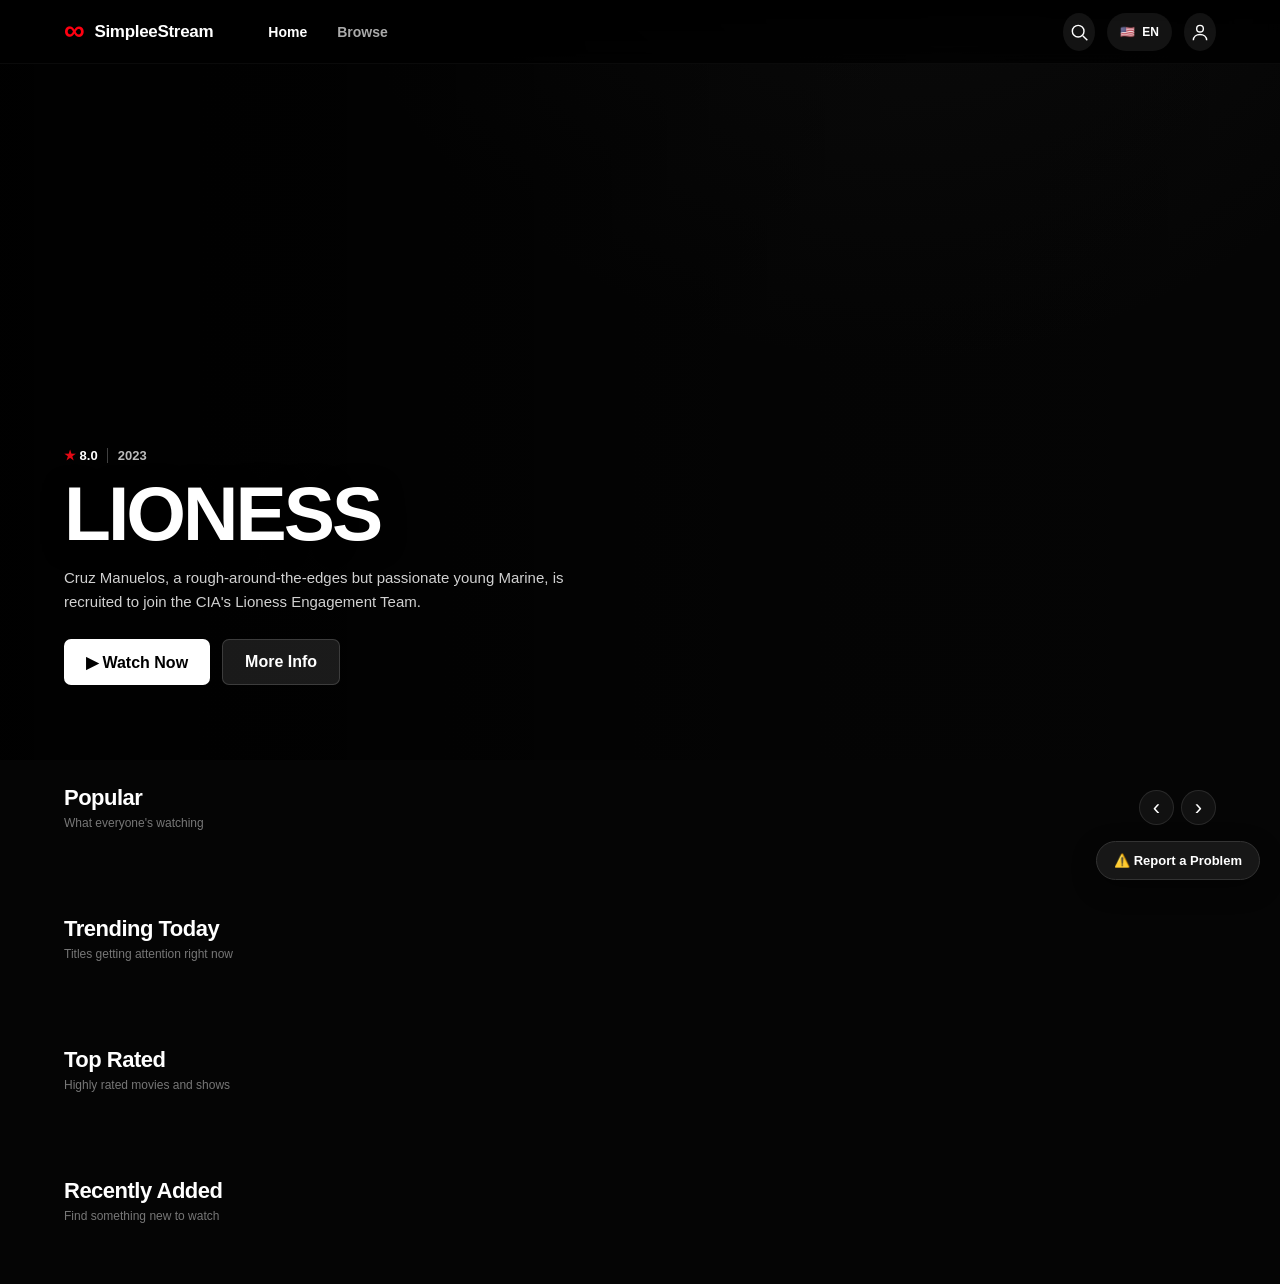
<file: index.html>
<!DOCTYPE html>
<html lang="en">
<head>
    <meta charset="UTF-8">
    <meta name="viewport" content="width=device-width, initial-scale=1.0">

    <title>SimpleeStream</title>

    <link rel="stylesheet" href="styles.css">
</head>

<body>

<header class="navbar">
    <a href="/" class="logo">
        <span class="logo-mark">∞</span>
        <span>SimpleeStream</span>
    </a>

    <nav class="desktop-nav">
        <a href="/" class="nav-link active">Home</a>
        <a href="#popular" class="nav-link">Browse</a>
    </nav>

    <div class="nav-actions">

        <button
            class="icon-button"
            id="searchToggle"
            aria-label="Search"
        >
            <svg viewBox="0 0 24 24">
                <circle cx="11" cy="11" r="7"></circle>
                <path d="M16.5 16.5L22 22"></path>
            </svg>
        </button>

        <button class="language-button">
            <span>🇺🇸</span>
            <span>EN</span>
        </button>

        <button
    class="profile-button"
    id="profileButton"
    aria-label="My List"
>
            <svg viewBox="0 0 24 24">
                <circle cx="12" cy="8" r="4"></circle>
                <path d="M4 22c0-4.4 3.6-7 8-7s8 2.6 8 7"></path>
            </svg>
        </button>

    </div>
</header>


<!-- SEARCH -->

<section class="search-panel" id="searchPanel">

    <div class="search-inner">

        <div class="large-search">
            <svg viewBox="0 0 24 24">
                <circle cx="11" cy="11" r="7"></circle>
                <path d="M16.5 16.5L22 22"></path>
            </svg>

            <input
                id="searchInput"
                type="text"
                placeholder="Search for a movie or TV show..."
                autocomplete="off"
                tabindex="-1"
            >

            <button id="closeSearch" tabindex="-1">ESC</button>
        </div>

        <div id="suggestions"></div>

    </div>

</section>


<main>

    <!-- HERO -->

    <section class="hero" id="hero">

        <div class="hero-backdrop"></div>

        <div class="hero-gradient"></div>

        <div class="hero-content">

            <div class="hero-meta" id="heroMeta">
                <span class="rating">★ 8.0</span>
                <span>2023</span>
            </div>

            <h1 id="heroTitle">Lioness</h1>

            <p id="heroDescription">
                Cruz Manuelos, a rough-around-the-edges but passionate young
                Marine, is recruited to join the CIA's Lioness Engagement Team.
            </p>

            <div class="hero-buttons">

                <button
                    class="primary-button"
                    id="heroWatch"
                >
                    <span>▶</span>
                    Watch Now
                </button>

                <button
                    class="secondary-button"
                    id="heroDetails"
                >
                    More Info
                </button>

            </div>

        </div>

        <div class="hero-dots" id="heroDots"></div>

    </section>


    <!-- CONTENT -->

    <section class="content-section" id="popular">

        <div class="section-heading">

            <div>
                <h2>Popular</h2>
                <p>What everyone's watching</p>
            </div>

            <div class="section-arrows">
                <button class="carousel-arrow" data-direction="-1">‹</button>
                <button class="carousel-arrow" data-direction="1">›</button>
            </div>

        </div>

        <div class="movie-row" id="popularMovies"></div>

    </section>


    <section class="content-section">

        <div class="section-heading">

            <div>
                <h2>Trending Today</h2>
                <p>Titles getting attention right now</p>
            </div>

        </div>

        <div class="movie-row" id="trendingMovies"></div>

    </section>


    <section class="content-section">

        <div class="section-heading">

            <div>
                <h2>Top Rated</h2>
                <p>Highly rated movies and shows</p>
            </div>

        </div>

        <div class="movie-row" id="topRatedMovies"></div>

    </section>


    <section class="content-section">

        <div class="section-heading">

            <div>
                <h2>Recently Added</h2>
                <p>Find something new to watch</p>
            </div>

        </div>

        <div class="movie-row" id="recentMovies"></div>

    </section>

</main>

<div id="catalogRows"></div>

<!-- MY LIST -->

<section id="myListPanel" class="my-list-panel">

    <div class="my-list-header">

        <h2>My List</h2>

        <button
            id="closeMyList"
            class="my-list-close"
        >
            Close
        </button>

    </div>

    <div
        id="myListContainer"
        class="my-list-grid"
    ></div>

</section>

<!-- DETAILS MODAL -->

<div class="modal" id="detailsModal">

    <div class="modal-backdrop" id="modalBackdrop"></div>

    <div class="details-modal">

        <button class="modal-close" id="modalClose" tabindex="-1">×</button>

        <div class="details-image" id="modalImage"></div>

        <div class="details-content">

            <div class="hero-meta" id="modalMeta"></div>

            <h2 id="modalTitle"></h2>

            <p id="modalDescription"></p>

            <div class="modal-actions">

                <button
                    class="primary-button"
                    id="modalWatch"
                    tabindex="-1"
                >
                    ▶ Watch
                </button>

            </div>

        </div>

    </div>

</div>


<button
    id="reportProblemBtn"
    onclick="window.open('https://docs.google.com/forms/d/e/1FAIpQLSfeujs0epQgn80vrJM5ZkH0fMoRDabe809LUx_7dPyNXWowhQ/viewform', '_blank')"
>
    ⚠️ Report a Problem
</button>


<script src="app.js"></script>
<script src="tv-navigation.js"></script>
    
</body>
</html>
</file>
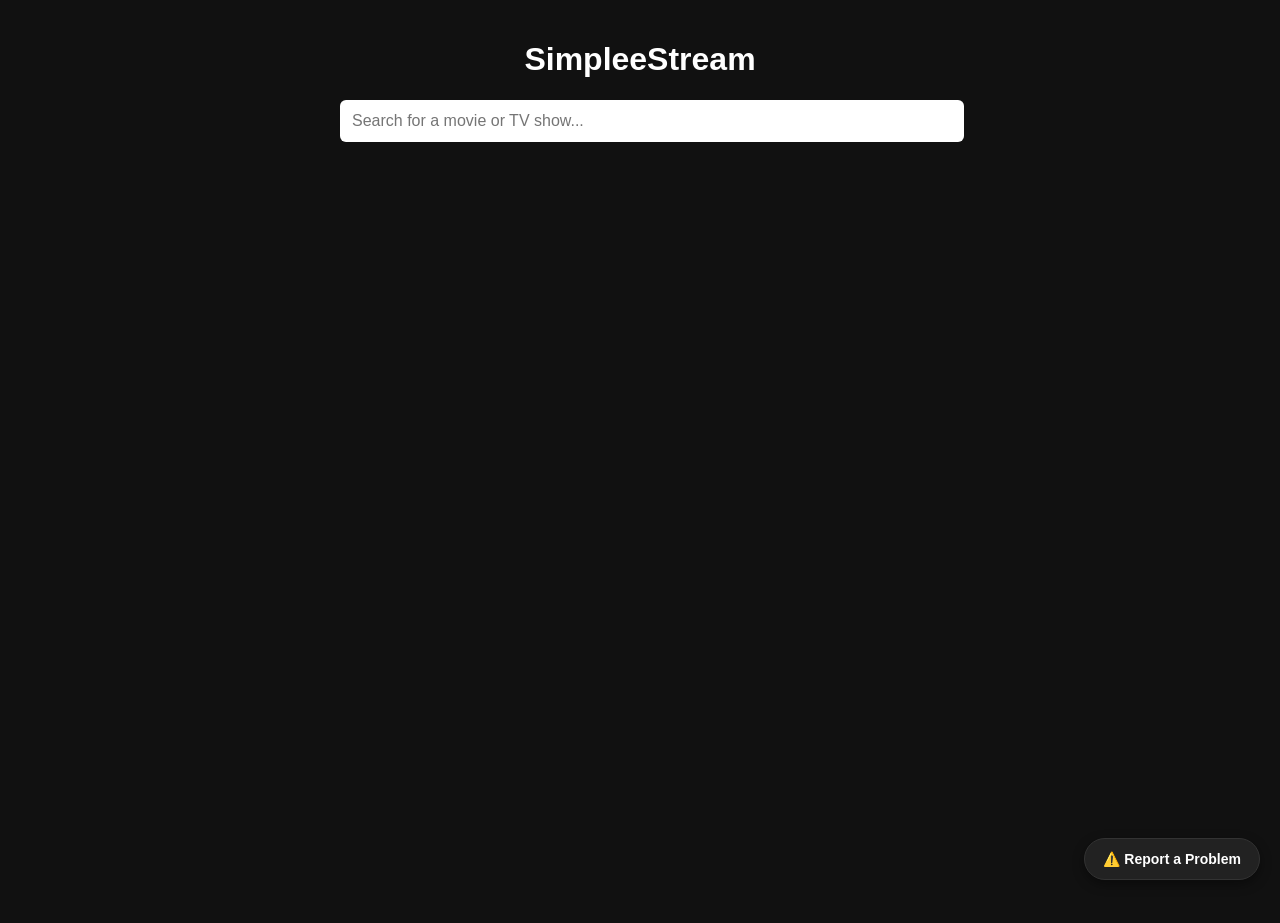
<file: index-old.html>
<!DOCTYPE html>
<html lang="en">
<head>
  <meta charset="UTF-8" />
  <meta name="viewport" content="width=device-width, initial-scale=1.0"/>
  <title>SimpleeStream</title>

  <style>
    body {
      font-family: Arial, sans-serif;
      background: #111;
      color: #fff;
      padding: 20px;
      margin: 0;
    }

    h1 {
      text-align: center;
    }

    #searchContainer {
      max-width: 600px;
      margin: auto;
      position: relative;
    }

    #searchInput {
      width: 100%;
      padding: 12px;
      font-size: 16px;
      border: none;
      border-radius: 6px;
    }

    #suggestions {
      position: absolute;
      width: 100%;
      background: #222;
      border-radius: 6px;
      z-index: 10;
    }

    .suggestion {
      padding: 10px;
      border-bottom: 1px solid #333;
      cursor: pointer;
    }

    .suggestion:hover {
      background: #333;
    }

    iframe {
      width: 100%;
      aspect-ratio: 16/9;
      border: none;
      margin-top: 20px;
    }

    #seasonContainer, #episodesContainer, #similarContainer {
      display: flex;
      flex-wrap: wrap;
      justify-content: center;
      gap: 10px;
      margin-top: 20px;
    }

    .btn {
      background: #222;
      color: white;
      padding: 10px;
      border-radius: 6px;
      border: none;
      cursor: pointer;
    }

    .btn:hover {
      background: #444;
    }

    .btn.selected {
      background: #444;
    }

    select {
      padding: 10px;
      background: #222;
      color: #fff;
      border-radius: 6px;
      border: none;
      font-size: 16px;
    }

    #reportProblemBtn {
      position: fixed;
      bottom: 20px;
      right: 20px;
      z-index: 9999;
      display: flex;
      align-items: center;
      gap: 8px;
      background: #222;
      color: #fff;
      border: 1px solid #333;
      border-radius: 999px;
      padding: 12px 18px;
      font-size: 14px;
      font-weight: 600;
      cursor: pointer;
      box-shadow: 0 4px 12px rgba(0, 0, 0, 0.4);
    }

    #reportProblemBtn:hover {
      background: #333;
    }
  </style>
</head>

<body>

<h1>SimpleeStream</h1>

<div id="searchContainer">
  <input id="searchInput" type="text" placeholder="Search for a movie or TV show..." autocomplete="off" />
  <div id="suggestions"></div>
</div>

<iframe id="player" allowfullscreen></iframe>

<div id="seasonContainer" style="display:none;">
  <label for="seasonSelect">Season:</label>
  <select id="seasonSelect"></select>
</div>

<div id="episodesContainer"></div>
<div id="similarContainer"></div>

<script>
const apiKey = "b3aa6957";

const input = document.getElementById("searchInput");
const suggestions = document.getElementById("suggestions");
const player = document.getElementById("player");
const episodesContainer = document.getElementById("episodesContainer");
const seasonSelect = document.getElementById("seasonSelect");
const seasonContainer = document.getElementById("seasonContainer");
const similarContainer = document.getElementById("similarContainer");

let debounceTimer;
let currentTVShowID = null;
let currentEpisodeButton = null;

input.addEventListener("input", () => {
  const query = input.value.trim();
  clearTimeout(debounceTimer);

  if (!query) {
    suggestions.innerHTML = "";
    return;
  }

  debounceTimer = setTimeout(() => fetchSuggestions(query), 300);
});

async function fetchSuggestions(query) {
  const res = await fetch(`https://www.omdbapi.com/?apikey=${apiKey}&s=${encodeURIComponent(query)}`);
  const data = await res.json();

  suggestions.innerHTML = "";

  if (data.Response === "False" || !data.Search) {
    suggestions.innerHTML = "<div class='suggestion'>No results</div>";
    return;
  }

  data.Search.forEach(item => {
    const div = document.createElement("div");
    div.className = "suggestion";
    div.textContent = `${item.Title} (${item.Year})`;
    div.onclick = () => selectSuggestion(item);
    suggestions.appendChild(div);
  });
}

function selectSuggestion(item) {
  suggestions.innerHTML = "";
  input.value = `${item.Title} (${item.Year})`;

  player.src = "";
  episodesContainer.innerHTML = "";
  similarContainer.innerHTML = "";

  if (item.Type === "movie") {
    loadMovie(item.imdbID);
  } else if (item.Type === "series") {
    loadTVShow(item.imdbID);
  }
}

function loadMovie(imdbID) {
  seasonContainer.style.display = "none";
  episodesContainer.innerHTML = "";
  player.src = `https://vidsrc.me/embed/${imdbID}`;
  loadSimilar(imdbID);
}

async function loadTVShow(imdbID) {
  currentTVShowID = imdbID;

  seasonContainer.style.display = "block";
  episodesContainer.innerHTML = "";
  similarContainer.innerHTML = "";
  seasonSelect.innerHTML = "";

  const res = await fetch(`https://www.omdbapi.com/?apikey=${apiKey}&i=${imdbID}&type=series`);
  const data = await res.json();

  const totalSeasons = parseInt(data.totalSeasons || 0);

  for (let i = 1; i <= totalSeasons; i++) {
    const opt = document.createElement("option");
    opt.value = i;
    opt.textContent = `Season ${i}`;
    seasonSelect.appendChild(opt);
  }

  seasonSelect.onchange = () => loadEpisodes(imdbID, seasonSelect.value);

  if (totalSeasons > 0) {
    loadEpisodes(imdbID, 1);
  }
}

async function loadEpisodes(imdbID, season) {
  const res = await fetch(`https://www.omdbapi.com/?apikey=${apiKey}&i=${imdbID}&Season=${season}`);
  const data = await res.json();

  episodesContainer.innerHTML = "";
  currentEpisodeButton = null;

  if (!data.Episodes) return;

  player.src = `https://vsembed.su/embed/tv?imdb=${imdbID}&season=${season}&episode=1`;

  data.Episodes.forEach((ep, index) => {
    const btn = document.createElement("button");
    btn.className = "btn";
    btn.textContent = `Episode ${index + 1}`;

    btn.onclick = () => {
      player.src = `https://vsembed.su/embed/tv?imdb=${imdbID}&season=${season}&episode=${index + 1}`;

      if (currentEpisodeButton) {
        currentEpisodeButton.classList.remove("selected");
      }

      btn.classList.add("selected");
      currentEpisodeButton = btn;
    };

    if (index === 0) {
      btn.classList.add("selected");
      currentEpisodeButton = btn;
    }

    episodesContainer.appendChild(btn);
  });
}

async function loadSimilar(imdbID) {
  similarContainer.innerHTML = "";

  const res = await fetch(`https://www.omdbapi.com/?apikey=${apiKey}&s=movie`);
  const data = await res.json();

  if (!data.Search) return;

  data.Search.slice(0, 4).forEach(item => {
    const btn = document.createElement("button");
    btn.className = "btn";
    btn.textContent = item.Title;

    btn.onclick = () => {
      input.value = item.Title;
      selectSuggestion(item);
    };

    similarContainer.appendChild(btn);
  });
}
</script>

<button
  id="reportProblemBtn"
  onclick="window.open('https://docs.google.com/forms/d/e/1FAIpQLSfeujs0epQgn80vrJM5ZkH0fMoRDabe809LUx_7dPyNXWowhQ/viewform', '_blank')"
>
  ⚠️ Report a Problem
</button>

</body>
</html>
</file>
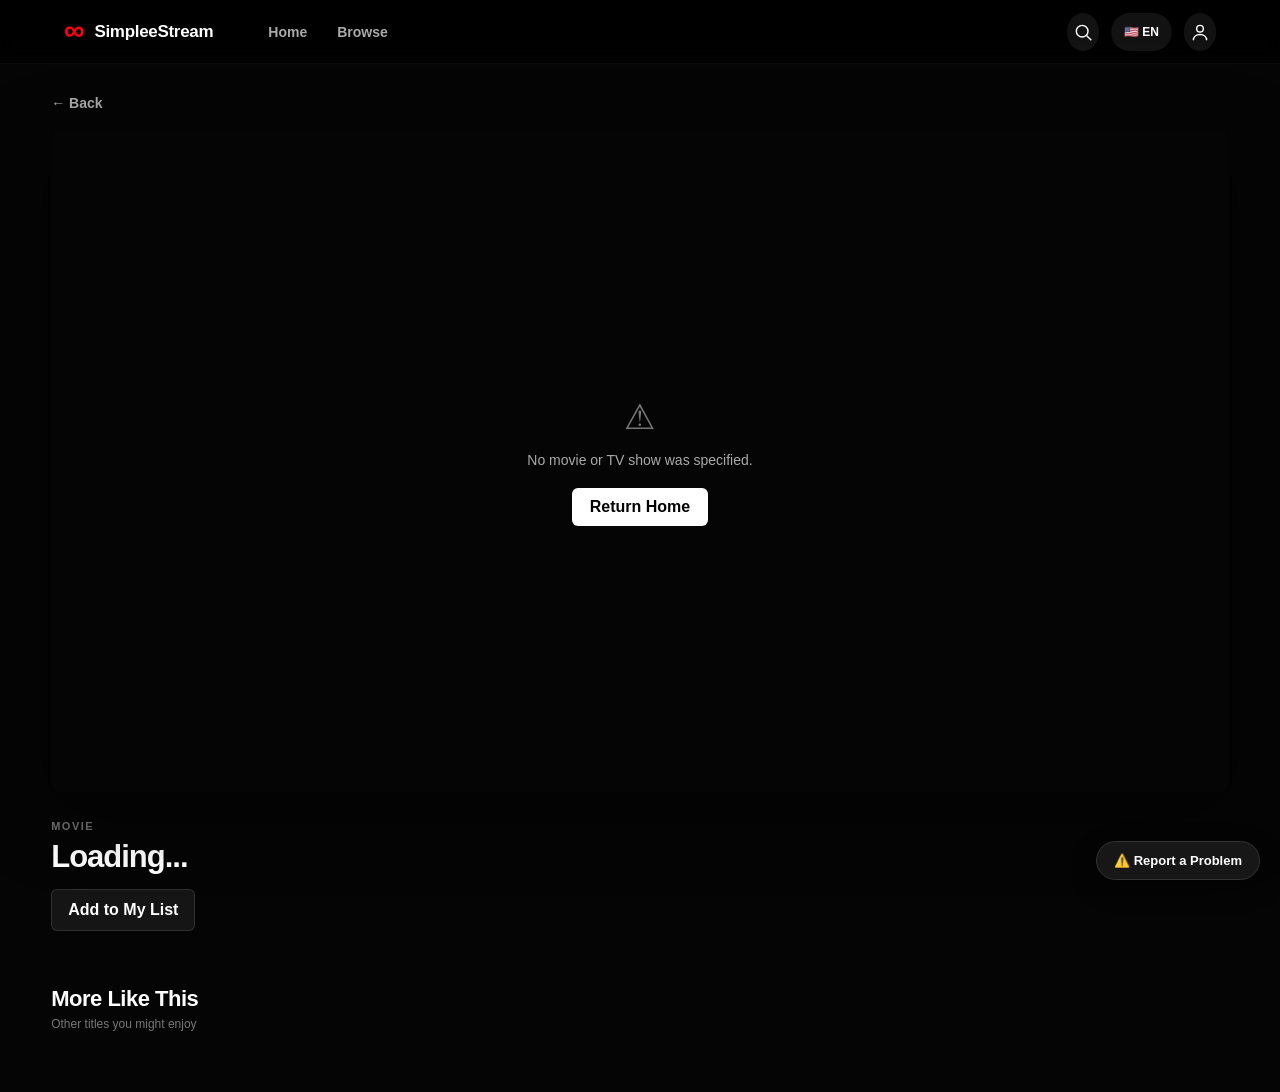
<file: player.html>
<!DOCTYPE html>
<html lang="en">

<head>

    <meta charset="UTF-8">

    <meta
        name="viewport"
        content="width=device-width, initial-scale=1.0"
    >

    <title>Watch — SimpleeStream</title>

    <link rel="stylesheet" href="styles.css">

</head>


<body class="player-page">


<header class="navbar">

    <a href="./" class="logo">

        <span class="logo-mark">∞</span>

        <span>SimpleeStream</span>

    </a>


    <nav class="desktop-nav">

        <a href="./" class="nav-link">
            Home
        </a>

        <a href="./#popular" class="nav-link">
            Browse
        </a>

    </nav>


    <div class="nav-actions">

        <button
            class="icon-button"
            id="playerSearchToggle"
        >
            <svg viewBox="0 0 24 24">
                <circle cx="11" cy="11" r="7"></circle>
                <path d="M16.5 16.5L22 22"></path>
            </svg>
        </button>

        <button class="language-button">
            🇺🇸 EN
        </button>

        <button
    class="profile-button"
    id="profileButton"
    aria-label="My List"
>

            <svg viewBox="0 0 24 24">

                <circle
                    cx="12"
                    cy="8"
                    r="4"
                ></circle>

                <path
                    d="M4 22c0-4.4 3.6-7 8-7s8 2.6 8 7"
                ></path>

            </svg>

        </button>

    </div>

</header>


<main class="player-container">

    <div class="player-top">

        <a href="./" class="back-button">
            ← Back
        </a>

    </div>


    <section class="player-wrapper">

        <div class="player-loading" id="playerLoading">

            <div class="loading-spinner"></div>

            <p>Loading player...</p>

        </div>


        <iframe
    id="player"
    tabindex="0"
    allowfullscreen
    allow="autoplay; fullscreen; encrypted-media"
></iframe>

    </section>


    <section class="watch-info">

        <div class="watch-main">

            <div class="watch-heading">

                <div>

                    <div
                        class="watch-type"
                        id="watchType"
                    >
                        MOVIE
                    </div>

                    <h1 id="watchTitle">
                        Loading...
                    </h1>

                </div>

            </div>


            <p
                class="watch-description"
                id="watchDescription"
            ></p>


            <div
                class="watch-meta"
                id="watchMeta"
            ></div>

        </div>

        <button id="favoriteButton" class="favorite-button">
    Add to My List
</button>


        <!-- TV CONTROLS -->

        <div
            class="episode-panel"
            id="episodePanel"
        >

            <div class="episode-heading">

                <h2>Episodes</h2>

                <div id="seasonSelect" class="season-select"></div>

            </div>


            <div
                class="episodes"
                id="episodesContainer"
            ></div>

        </div>

    </section>


    <section class="content-section player-similar">

        <div class="section-heading">

            <div>

                <h2>More Like This</h2>

                <p>Other titles you might enjoy</p>

            </div>

        </div>

        <div
            class="movie-row"
            id="similarContainer"
        ></div>

    </section>

</main>


<button
    id="reportProblemBtn"
    onclick="window.open('https://docs.google.com/forms/d/e/1FAIpQLSfeujs0epQgn80vrJM5ZkH0fMoRDabe809LUx_7dPyNXWowhQ/viewform', '_blank')"
>
    ⚠️ Report a Problem
</button>


<script src="player.js"></script>
<script src="tv-navigation.js"></script>

</body>

</html>
</file>
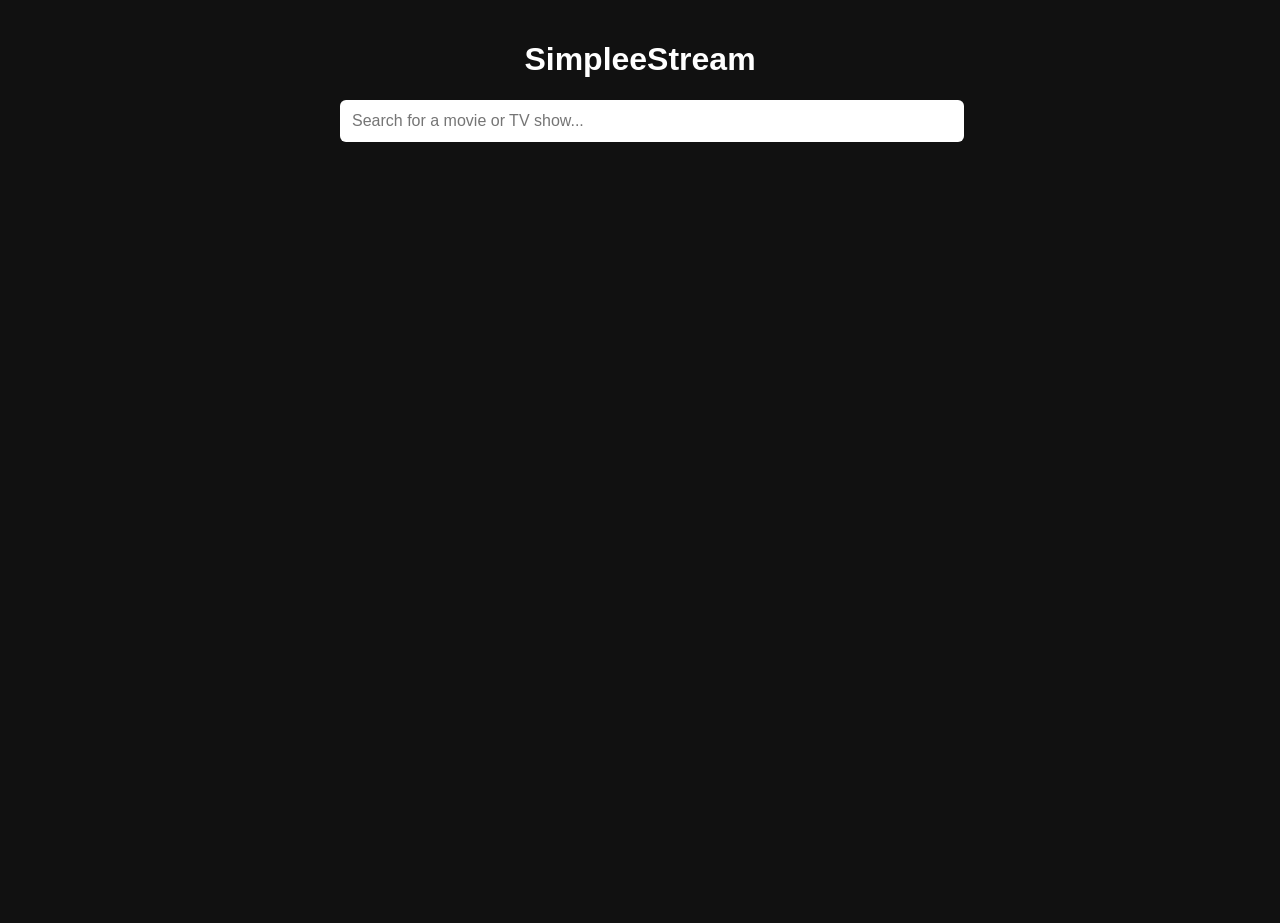
<file: simpleemovies.html>
<!DOCTYPE html>
<html lang="en">
<head>
  <meta charset="UTF-8" />
  <meta name="viewport" content="width=device-width, initial-scale=1.0"/>
  <title>Simple Stream</title>
  <style>
    body {
      font-family: Arial, sans-serif;
      background: #111;
      color: #fff;
      padding: 20px;
      margin: 0;
    }
    h1 {
      text-align: center;
    }
    #searchContainer {
      max-width: 600px;
      margin: auto;
      position: relative;
    }
    #searchInput {
      width: 100%;
      padding: 12px;
      font-size: 16px;
      border: none;
      border-radius: 6px;
    }
    #suggestions {
      position: absolute;
      width: 100%;
      background: #222;
      border-radius: 6px;
      z-index: 10;
    }
    .suggestion {
      padding: 10px;
      border-bottom: 1px solid #333;
      cursor: pointer;
    }
    .suggestion:hover {
      background: #333;
    }
    iframe {
      width: 100%;
      aspect-ratio: 16/9;
      border: none;
      margin-top: 20px;
    }
    #seasonContainer, #episodesContainer, #similarContainer {
      display: flex;
      flex-wrap: wrap;
      justify-content: center;
      gap: 10px;
      margin-top: 20px;
    }
    .btn {
      background: #222;
      color: white;
      padding: 10px;
      border-radius: 6px;
      border: none;
      cursor: pointer;
    }
    .btn:hover {
      background: #444;
    }
    select {
      padding: 10px;
      background: #222;
      color: #fff;
      border-radius: 6px;
      border: none;
      font-size: 16px;
    }
  </style>
</head>
<body>

<h1>SimpleeStream</h1>

<div id="searchContainer">
  <input id="searchInput" type="text" placeholder="Search for a movie or TV show..." autocomplete="off" />
  <div id="suggestions"></div>
</div>

<iframe id="player" allowfullscreen></iframe>

<div id="seasonContainer" style="display:none;">
  <label for="seasonSelect">Season:</label>
  <select id="seasonSelect"></select>
</div>

<div id="episodesContainer"></div>
<div id="similarContainer"></div>

<script>
const apiKey = 'b3aa6957'; // Replace this with your OMDb API key
const input = document.getElementById('searchInput');
const suggestions = document.getElementById('suggestions');
const player = document.getElementById('player');
const episodesContainer = document.getElementById('episodesContainer');
const seasonSelect = document.getElementById('seasonSelect');
const seasonContainer = document.getElementById('seasonContainer');
const similarContainer = document.getElementById('similarContainer');
let currentTVShowID = null;

let debounceTimer;

input.addEventListener('input', () => {
  const query = input.value.trim();
  clearTimeout(debounceTimer);
  if (query.length === 0) {
    suggestions.innerHTML = '';
    return;
  }
  debounceTimer = setTimeout(() => {
    fetchSuggestions(query);
  }, 300); // debounce
});

async function fetchSuggestions(query) {
  const res = await fetch(`https://www.omdbapi.com/?apikey=${apiKey}&s=${encodeURIComponent(query)}`);
  const data = await res.json();
  suggestions.innerHTML = '';

  if (data.Search) {
    data.Search.forEach(item => {
      const div = document.createElement('div');
      div.classList.add('suggestion');
      div.textContent = `${item.Title} (${item.Year})`;
      div.onclick = () => selectSuggestion(item);
      suggestions.appendChild(div);
    });
  } else {
    const div = document.createElement('div');
    div.classList.add('suggestion');
    div.textContent = 'No results found';
    suggestions.appendChild(div);
  }
}

function selectSuggestion(item) {
  suggestions.innerHTML = '';
  input.value = `${item.Title} (${item.Year})`;
  const imdbID = item.imdbID;
  if (item.Type === 'movie') {
    loadMovie(imdbID);
  } else if (item.Type === 'series') {
    loadTVShow(imdbID);
  } else {
    alert('Unsupported type: ' + item.Type);
  }
}

function loadMovie(imdbID) {
  player.src = `https://vidsrc.me/embed/${imdbID}`;
  episodesContainer.innerHTML = '';
  seasonContainer.style.display = 'none';
  loadSimilar(imdbID);
}

async function loadTVShow(imdbID) {
      currentTVShowID = imdbID;
      seasonContainer.style.display = 'block';
      seasonSelect.innerHTML = '';
      episodesContainer.innerHTML = '';
      similarContainer.innerHTML = '';

      const seriesRes = await fetch(`https://www.omdbapi.com/?apikey=${apiKey}&i=${imdbID}&type=series`);
      const seriesData = await seriesRes.json();
      const totalSeasons = parseInt(seriesData.totalSeasons);

      for (let s = 1; s <= totalSeasons; s++) {
        const option = document.createElement('option');
        option.value = s;
        option.textContent = `Season ${s}`;
        seasonSelect.appendChild(option);
      }

      seasonSelect.onchange = () => {
        loadEpisodes(imdbID, parseInt(seasonSelect.value));
      };

      loadEpisodes(imdbID, 1);
    }

    async function loadEpisodes(imdbID, season) {
      const episodesRes = await fetch(`https://www.omdbapi.com/?apikey=${apiKey}&i=${imdbID}&Season=${season}`);
      const episodesData = await episodesRes.json();

      if (episodesData.Episodes && episodesData.Episodes.length > 0) {
        player.src = `https://vidsrc.me/embed/tv?imdb=${imdbID}&season=${season}&episode=1`;
      }

      episodesContainer.innerHTML = '';
      episodesData.Episodes.forEach((ep, index) => {
        const btn = document.createElement('button');
        btn.className = 'btn';
        btn.textContent = `Episode ${index + 1}`;
        btn.onclick = () => {
          player.src = `https://vidsrc.me/embed/tv?imdb=${imdbID}&season=${season}&episode=${index + 1}`;
        };
        episodesContainer.appendChild(btn);
      });
    }

function loadSimilar(imdbID) {
  similarContainer.innerHTML = '';
  for (let i = 1; i <= 4; i++) {
    const fakeId = `tt${parseInt(imdbID.slice(2)) + i}`;
    const btn = document.createElement('button');
    btn.className = 'btn';
    btn.textContent = `Similar Movie ${i}`;
    btn.onclick = () => loadMovie(fakeId);
    similarContainer.appendChild(btn);
  }
}
</script>

</body>
</html>
</file>
<file: styles.css>
:root {
    --bg: #050505;
    --bg-soft: #0b0b0b;
    --surface: #151515;
    --surface-light: #202020;
    --text: #ffffff;
    --muted: #a3a3a3;
    --muted-light: #d0d0d0;
    --accent: #e50914;

    --nav-height: 64px;

    --max-width: 1450px;
}


* {
    box-sizing: border-box;
}


html {
    scroll-behavior: smooth;
}


body {
    margin: 0;

    min-height: 100vh;

    background:
        radial-gradient(
            circle at 70% -20%,
            rgba(80, 80, 80, 0.12),
            transparent 35%
        ),
        var(--bg);

    color: var(--text);

    font-family:
        Arial,
        Helvetica,
        sans-serif;

    overflow-x: hidden;
}


button,
input,
select {
    font: inherit;
}


button {
    cursor: pointer;
}


a {
    color: inherit;
    text-decoration: none;
}


/* =========================
   NAVBAR
========================= */

.navbar {
    position: fixed;

    top: 0;
    left: 0;
    right: 0;

    height: var(--nav-height);

    z-index: 1000;

    display: flex;
    align-items: center;

    padding: 0 5vw;

    background:
        linear-gradient(
            to bottom,
            rgba(0, 0, 0, 0.95),
            rgba(0, 0, 0, 0.72)
        );

    backdrop-filter: blur(10px);

    border-bottom: 1px solid rgba(255,255,255,0.04);
}


.logo {
    display: flex;

    align-items: center;

    gap: 10px;

    font-size: 17px;

    font-weight: 700;

    letter-spacing: -0.3px;
}


.logo-mark {
    color: #ff0011;

    font-size: 29px;

    line-height: 1;

    transform: translateY(-1px);
}


.desktop-nav {
    display: flex;

    gap: 30px;

    margin-left: 55px;
}


.nav-link {
    color: #aaa;

    font-size: 14px;

    font-weight: 600;

    transition: color 0.2s;
}


.nav-link:hover,
.nav-link.active {
    color: white;
}


.nav-actions {
    margin-left: auto;

    display: flex;

    align-items: center;

    gap: 12px;
}


.icon-button,
.profile-button,
.language-button {
    border: 0;

    color: white;

    background: rgba(255,255,255,0.07);

    height: 38px;

    border-radius: 50%;

    display: flex;

    align-items: center;

    justify-content: center;

    transition:
        background 0.2s,
        transform 0.2s;
}


.icon-button:hover,
.profile-button:hover,
.language-button:hover {
    background: rgba(255,255,255,0.15);

    transform: scale(1.04);
}


.icon-button svg,
.profile-button svg {
    width: 20px;

    height: 20px;

    fill: none;

    stroke: currentColor;

    stroke-width: 1.7;
}


.language-button {
    border-radius: 20px;

    padding: 0 13px;

    gap: 7px;

    font-size: 12px;

    font-weight: 700;
}


/* =========================
   SEARCH
========================= */

.search-panel {
    position: fixed;

    top: var(--nav-height);

    left: 0;
    right: 0;

    z-index: 999;

    padding: 25px 5vw 30px;

    background:
        rgba(5,5,5,0.98);

    border-bottom:
        1px solid rgba(255,255,255,0.07);

    transform: translateY(-120%);

    opacity: 0;

    pointer-events: none;

    transition:
        transform 0.25s ease,
        opacity 0.25s ease;
}


.search-panel.open {
    transform: translateY(0);

    opacity: 1;

    pointer-events: auto;
}


.search-inner {
    width: min(900px, 100%);

    margin: auto;
}


.large-search {
    display: flex;

    align-items: center;

    gap: 15px;

    padding: 0 18px;

    height: 58px;

    background: #151515;

    border:
        1px solid rgba(255,255,255,0.1);

    border-radius: 8px;
}


.large-search svg {
    width: 21px;

    min-width: 21px;

    height: 21px;

    fill: none;

    stroke: #888;

    stroke-width: 1.7;
}


.large-search input {
    flex: 1;

    background: none;

    border: 0;

    outline: 0;

    color: white;

    font-size: 17px;
}


.large-search input::placeholder {
    color: #777;
}


.large-search button {
    background: transparent;

    border: 0;

    color: #777;

    font-size: 11px;
}


#suggestions {
    margin-top: 10px;

    max-height: 420px;

    overflow-y: auto;

    border-radius: 8px;

    background: #101010;
}


.search-result {
    display: flex;

    align-items: center;

    gap: 15px;

    padding: 10px;

    border-bottom:
        1px solid rgba(255,255,255,0.05);

    cursor: pointer;
}


.search-result:hover {
    background: #1b1b1b;
}


.search-result img {
    width: 48px;

    height: 68px;

    object-fit: cover;

    border-radius: 4px;
}


.search-result-title {
    font-size: 15px;

    font-weight: 700;
}


.search-result-meta {
    margin-top: 5px;

    color: #888;

    font-size: 12px;
}


/* =========================
   HERO
========================= */

.hero {
    position: relative;

    height: min(760px, 88vh);

    min-height: 650px;

    overflow: hidden;

    display: flex;

    align-items: flex-end;
}


.hero-backdrop {
    position: absolute;

    inset: 0;

    background-position: center;

    background-size: cover;

    background-repeat: no-repeat;

    transform: scale(1.02);

    transition:
        opacity 0.5s ease,
        background-image 0.5s ease;
}


.hero-gradient {
    position: absolute;

    inset: 0;

    background:
        linear-gradient(
            to right,
            rgba(0,0,0,0.92) 0%,
            rgba(0,0,0,0.7) 27%,
            rgba(0,0,0,0.18) 65%,
            rgba(0,0,0,0.05) 100%
        ),
        linear-gradient(
            to top,
            #050505 0%,
            rgba(5,5,5,0.95) 7%,
            transparent 42%
        );
}


.hero-content {
    position: relative;

    z-index: 2;

    width: min(
        var(--max-width),
        90%
    );

    margin: 0 auto;

    padding-bottom: 75px;
}


.hero-content h1 {
    margin: 0 0 17px;

    max-width: 620px;

    font-size:
        clamp(
            48px,
            6vw,
            92px
        );

    line-height: 0.92;

    font-weight: 800;

    letter-spacing: -3px;

    text-transform: uppercase;

    text-shadow:
        0 4px 25px rgba(0,0,0,0.7);
}


.hero-content p {
    max-width: 560px;

    margin: 0 0 24px;

    color: #d1d1d1;

    font-size: 15px;

    line-height: 1.65;
}


.hero-meta {
    display: flex;

    align-items: center;

    gap: 9px;

    margin-bottom: 15px;

    color: #bbb;

    font-size: 13px;

    font-weight: 600;
}


.hero-meta > span:not(.rating) {
    padding-left: 10px;

    border-left:
        1px solid rgba(255,255,255,0.25);
}


.rating {
    color: white;
}


.rating::first-letter {
    color: #e50914;
}


.hero-buttons {
    display: flex;

    gap: 12px;
}


.primary-button,
.secondary-button {
    border: 0;

    border-radius: 7px;

    padding: 13px 22px;

    font-weight: 700;

    transition:
        transform 0.2s,
        background 0.2s;
}


.primary-button {
    background: white;

    color: black;
}


.primary-button:hover {
    background: #ddd;

    transform: translateY(-2px);
}


.secondary-button {
    color: white;

    background: rgba(255,255,255,0.1);

    border:
        1px solid rgba(255,255,255,0.15);
}


.secondary-button:hover {
    background: rgba(255,255,255,0.18);

    transform: translateY(-2px);
}


.hero-dots {
    position: absolute;

    z-index: 3;

    right: 5vw;

    bottom: 65px;

    display: flex;

    gap: 6px;
}


.hero-dot {
    width: 6px;

    height: 6px;

    border-radius: 50%;

    background: rgba(255,255,255,0.35);
}


.hero-dot.active {
    width: 20px;

    border-radius: 5px;

    background: white;
}


/* =========================
   CONTENT
========================= */

.content-section {
    position: relative;

    width: min(
        var(--max-width),
        90%
    );

    margin: 0 auto;

    padding: 25px 0 35px;
}


.section-heading {
    display: flex;

    justify-content: space-between;

    align-items: center;

    margin-bottom: 18px;
}


.section-heading h2 {
    margin: 0;

    font-size: 22px;

    letter-spacing: -0.5px;
}


.section-heading p {
    margin: 5px 0 0;

    color: #777;

    font-size: 12px;
}


.section-arrows {
    display: flex;

    gap: 7px;
}


.carousel-arrow {
    width: 35px;

    height: 35px;

    border-radius: 50%;

    border:
        1px solid rgba(255,255,255,0.1);

    background: #111;

    color: white;

    font-size: 22px;
}


.carousel-arrow:hover {
    background: #252525;
}


.movie-row {
    display: flex;
    align-items: flex-start;
    gap: 13px;

    overflow-x: auto;

    scroll-behavior: smooth;
    scrollbar-width: none;

    padding-bottom: 8px;
}


.movie-row::-webkit-scrollbar {
    display: none;
}


.movie-card {
    position: relative;

    flex: 0 0 clamp(150px, 14vw, 215px);

    width: clamp(150px, 14vw, 215px);

    cursor: pointer;

    transition:
        transform 0.25s ease;
}


.movie-card:hover {
    /*
       Move the card upward slightly,
       but DON'T change its size.
    */
    transform: translateY(-5px);

    z-index: 5;
}


.movie-poster {
    position: relative;

    width: 100%;

    aspect-ratio: 2 / 3;

    overflow: hidden;

    border-radius: 7px;

    background: #171717;
}


.movie-poster img {
    position: absolute;

    inset: 0;

    width: 100%;

    height: 100%;

    display: block;

    object-fit: cover;

    object-position: center;

    transition:
        filter 0.35s ease;
}


.movie-card:hover img {
    /*
       Darken on hover without zooming.
    */
    filter: brightness(0.72);
}


.play-circle {
    width: 48px;

    height: 48px;

    border-radius: 50%;

    background: white;

    color: black;

    display: flex;

    align-items: center;

    justify-content: center;

    font-size: 17px;

    box-shadow:
        0 5px 30px rgba(0,0,0,0.6);
}


.movie-info {
    padding: 9px 2px 0;
}


.movie-title {
    font-size: 14px;

    font-weight: 700;

    white-space: nowrap;

    overflow: hidden;

    text-overflow: ellipsis;
}


.movie-meta {
    display: flex;

    gap: 8px;

    margin-top: 5px;

    color: #777;

    font-size: 11px;
}


.card-number {
    position: absolute;

    top: 8px;

    right: 8px;

    width: 27px;

    height: 27px;

    border-radius: 50%;

    background:
        rgba(0,0,0,0.8);

    display: flex;

    align-items: center;

    justify-content: center;

    font-size: 11px;

    font-weight: 700;
}


/* =========================
   MODAL
========================= */

.modal {
    position: fixed;

    inset: 0;

    z-index: 2000;

    display: flex;

    align-items: center;

    justify-content: center;

    padding: 30px;

    opacity: 0;

    pointer-events: none;

    transition: opacity 0.25s;
}


.modal.open {
    opacity: 1;

    pointer-events: auto;
}


.modal-backdrop {
    position: absolute;

    inset: 0;

    background: rgba(0,0,0,0.8);

    backdrop-filter: blur(8px);
}


.details-modal {
    position: relative;

    z-index: 2;

    width: min(
        950px,
        100%
    );

    min-height: 470px;

    overflow: hidden;

    display: flex;

    background: #111;

    border-radius: 10px;

    box-shadow:
        0 25px 80px rgba(0,0,0,0.7);
}


.details-image {
    width: 40%;

    min-height: 470px;

    background-position: center;

    background-size: cover;
}


.details-content {
    flex: 1;

    padding: 55px 45px;

    display: flex;

    flex-direction: column;

    justify-content: center;
}


.details-content h2 {
    margin: 0 0 15px;

    font-size: 38px;
}


.details-content p {
    color: #aaa;

    line-height: 1.65;

    font-size: 14px;

    max-width: 550px;
}


.modal-close {
    position: absolute;

    z-index: 5;

    top: 15px;

    right: 18px;

    width: 35px;

    height: 35px;

    border: 0;

    border-radius: 50%;

    background: rgba(0,0,0,0.65);

    color: white;

    font-size: 25px;
}


/* =========================
   PLAYER
========================= */

.player-page {
    background: #050505;
}


.player-container {
    width: min(
        1450px,
        92%
    );

    margin: auto;

    padding-top: calc(
        var(--nav-height) + 30px
    );
}


.player-top {
    margin-bottom: 18px;
}


.back-button {
    display: inline-flex;

    align-items: center;

    gap: 8px;

    color: #aaa;

    font-size: 14px;

    font-weight: 600;
}


.back-button:hover {
    color: white;
}


.player-wrapper {
    position: relative;

    width: 100%;

    aspect-ratio: 16 / 9;

    background: #000;

    border-radius: 8px;

    overflow: hidden;

    box-shadow:
        0 20px 70px rgba(0,0,0,0.55);
}


.player-wrapper iframe {
    position: absolute;

    inset: 0;

    width: 100%;

    height: 100%;

    border: 0;

    opacity: 0;

    transition: opacity 0.3s;
}


.player-wrapper.loaded iframe {
    opacity: 1;
}


.player-loading {
    position: absolute;

    inset: 0;

    z-index: 3;

    background: #050505;

    display: flex;

    align-items: center;

    justify-content: center;

    flex-direction: column;

    color: #777;
}


.loading-spinner {
    width: 35px;

    height: 35px;

    border:
        3px solid #252525;

    border-top-color: white;

    border-radius: 50%;

    animation:
        spinner 0.8s linear infinite;

    margin-bottom: 15px;
}


@keyframes spinner {

    to {
        transform: rotate(360deg);
    }

}


.watch-info {
    padding: 28px 0 0;
}


.watch-heading {
    display: flex;

    justify-content: space-between;
}


.watch-type {
    color: #777;

    font-size: 11px;

    font-weight: 700;

    letter-spacing: 1.5px;

    margin-bottom: 7px;
}


.watch-heading h1 {
    margin: 0;

    font-size: 31px;

    letter-spacing: -1px;
}


.watch-description {
    max-width: 800px;

    color: #999;

    line-height: 1.65;

    font-size: 14px;
}


.watch-meta {
    display: flex;

    gap: 12px;

    color: #777;

    font-size: 12px;
}


.episode-panel {
    display: none;

    margin-top: 30px;

    padding-top: 25px;

    border-top:
        1px solid rgba(255,255,255,0.08);
}


.episode-panel.visible {
    display: block;
}


.episode-heading {
    display: flex;

    justify-content: space-between;

    align-items: center;

    margin-bottom: 16px;
}


.episode-heading h2 {
    margin: 0;

    font-size: 20px;
}


.episode-heading select {
    padding: 9px 14px;

    color: white;

    background: #151515;

    border:
        1px solid rgba(255,255,255,0.1);

    border-radius: 6px;

    outline: 0;
}


.episodes {
    display: grid;

    grid-template-columns:
        repeat(4, minmax(0, 1fr));

    gap: 10px;

    width: 100%;
}


.episode-button {
    width: 100%;
    height: 72px;

    padding: 11px 14px;

    color: #bbb;

    background: #151515;

    border:
        1px solid rgba(255,255,255,0.07);

    border-radius: 6px;

    text-align: left;

    overflow: hidden;

    box-sizing: border-box;

    transition:
        background 0.2s,
        color 0.2s;
}

.episode-button:hover {
    background: #222;

    color: white;
}


.episode-button.selected {
    background: white;
    color: black;
    border-color: white;
}

.episode-button.selected .episode-number,
.episode-button.selected .episode-name {
    color: black;
}


.episode-number {
    display: block;

    font-size: 12px;

    font-weight: 700;
}


.episode-name {
    display: block;

    margin-top: 4px;

    font-size: 10px;

    overflow: hidden;

    white-space: nowrap;

    text-overflow: ellipsis;
}


.player-similar {
    width: 100%;

    padding-top: 55px;
}

@media (max-width: 700px) {

    .episodes {
        grid-template-columns:
            repeat(2, minmax(0, 1fr));
    }

}


.favorite-button {
    padding: 11px 16px;

    background: #151515;
    color: white;

    border:
        1px solid rgba(255,255,255,0.12);

    border-radius: 6px;

    font-weight: 700;

    cursor: pointer;
}

.favorite-button:focus {
    outline: 3px solid white;
    outline-offset: 4px;
}

.favorite-button:hover {
    background: #222;
}

/* =========================
   REPORT
========================= */

#reportProblemBtn {
    position: fixed;

    right: 20px;

    bottom: 20px;

    z-index: 900;

    border: 1px solid #333;

    border-radius: 999px;

    padding: 11px 17px;

    color: white;

    background: #171717;

    font-size: 13px;

    font-weight: 600;

    box-shadow:
        0 8px 25px rgba(0,0,0,0.4);
}


#reportProblemBtn:hover {
    background: #252525;
}


/* =========================
   MOBILE
========================= */

@media (max-width: 700px) {

    :root {
        --nav-height: 58px;
    }


    .navbar {
        padding: 0 18px;
    }


    .desktop-nav {
        display: none;
    }


    .logo {
        font-size: 15px;
    }


    .logo-mark {
        font-size: 25px;
    }


    .language-button {
        display: none;
    }


    .hero {
        height: 72vh;

        min-height: 580px;

        align-items: flex-end;
    }


    .hero-content {
        width: 90%;

        padding-bottom: 50px;
    }


    .hero-content h1 {
        font-size: 48px;

        letter-spacing: -2px;
    }


    .hero-content p {
        font-size: 13px;

        max-width: 95%;
    }


    .hero-gradient {
        background:
            linear-gradient(
                to top,
                #050505 0%,
                rgba(5,5,5,0.9) 15%,
                rgba(0,0,0,0.2) 75%
            );
    }


    .content-section {
        width: 92%;

        padding-top: 20px;
    }


    .movie-card {
    flex: 0 0 140px;
    width: 140px;
}


    .section-heading h2 {
        font-size: 19px;
    }


    .details-modal {
        flex-direction: column;

        max-height: 90vh;

        overflow-y: auto;
    }


    .details-image {
        width: 100%;

        min-height: 300px;

        height: 300px;
    }


    .details-content {
        padding: 30px;
    }


    .details-content h2 {
        font-size: 28px;
    }


    .player-container {
        width: 94%;

        padding-top: calc(
            var(--nav-height) + 20px
        );
    }


    .player-wrapper {
        aspect-ratio: 16 / 10;

        border-radius: 5px;
    }


    .watch-heading h1 {
        font-size: 25px;
    }


    .episode-button {
        flex: 1 1 calc(50% - 8px);
    }


    #reportProblemBtn {
        right: 12px;

        bottom: 12px;

        padding: 9px 13px;

        font-size: 11px;
    }

    /* ================================
   TV / CHROMECAST REMOTE FOCUS
================================ */

a:focus,
button:focus,
input:focus,
select:focus,
.movie-card:focus,
.episode-btn:focus,
[data-tv-focus]:focus {
    outline: 3px solid #ffffff;
    outline-offset: 4px;
}

/* Movie posters */
.movie-card {
    transition:
        transform 0.16s ease,
        box-shadow 0.16s ease;
}

.movie-card:focus {
    transform: scale(1.07);
    z-index: 20;
    box-shadow: 0 0 0 3px #ffffff;
    outline: none;
}

/* Buttons */
button:focus,
.episode-btn:focus {
    transform: scale(1.05);
}

/* Search/input */
input:focus {
    outline: 3px solid #ffffff;
    outline-offset: 3px;
}

}

.season-select {
    display: flex;
    gap: 10px;
    flex-wrap: wrap;
}

.season-button {
    padding: 10px 16px;
    border: 0;
    border-radius: 8px;
    background: #222;
    color: white;
    cursor: pointer;
}

.season-button.selected {
    background: white;
    color: black;
}

.season-button:focus {
    outline: 3px solid white;
    outline-offset: 3px;
    transform: scale(1.05);
}

/* =========================================================
   MY LIST
========================================================= */

.my-list-panel {
    position: fixed;

    top: 0;
    left: 0;

    width: 100vw;
    height: 100vh;

    z-index: 999999;

    display: none;

    padding: 90px 50px 50px;

    background-color: #050505;

    overflow-y: scroll;

    box-sizing: border-box;

    transform: translateZ(0);
    -webkit-transform: translateZ(0);

    backface-visibility: hidden;
    -webkit-backface-visibility: hidden;
}

.my-list-panel.open {
    display: block;
}

.my-list-header {
    display: flex;
    align-items: center;
    justify-content: space-between;

    margin-bottom: 30px;
}

.my-list-header h2 {
    margin: 0;

    font-size: 32px;
}

.my-list-close {
    padding: 10px 18px;

    border: 1px solid rgba(255,255,255,0.12);
    border-radius: 6px;

    background: #151515;
    color: white;

    cursor: pointer;
}

.my-list-grid {
    display: grid;

    grid-template-columns:
        repeat(6, minmax(0, 1fr));

    gap: 22px;
}

.my-list-grid .movie-card {
    min-width: 0;
}

.my-list-empty {
    color: #999;

    padding: 30px 0;
}

.my-list-empty h3 {
    margin-bottom: 8px;

    color: white;
}

.my-list-no-poster {
    display: flex;
    align-items: center;
    justify-content: center;

    aspect-ratio: 2 / 3;

    background: #151515;
    color: #777;
}


@media (max-width: 1000px) {

    .my-list-grid {
        grid-template-columns:
            repeat(4, minmax(0, 1fr));
    }

}


@media (max-width: 700px) {

    .my-list-panel {
        padding: 80px 20px 30px;
    }

    .my-list-grid {
        grid-template-columns:
            repeat(2, minmax(0, 1fr));
    }

}
</file>
